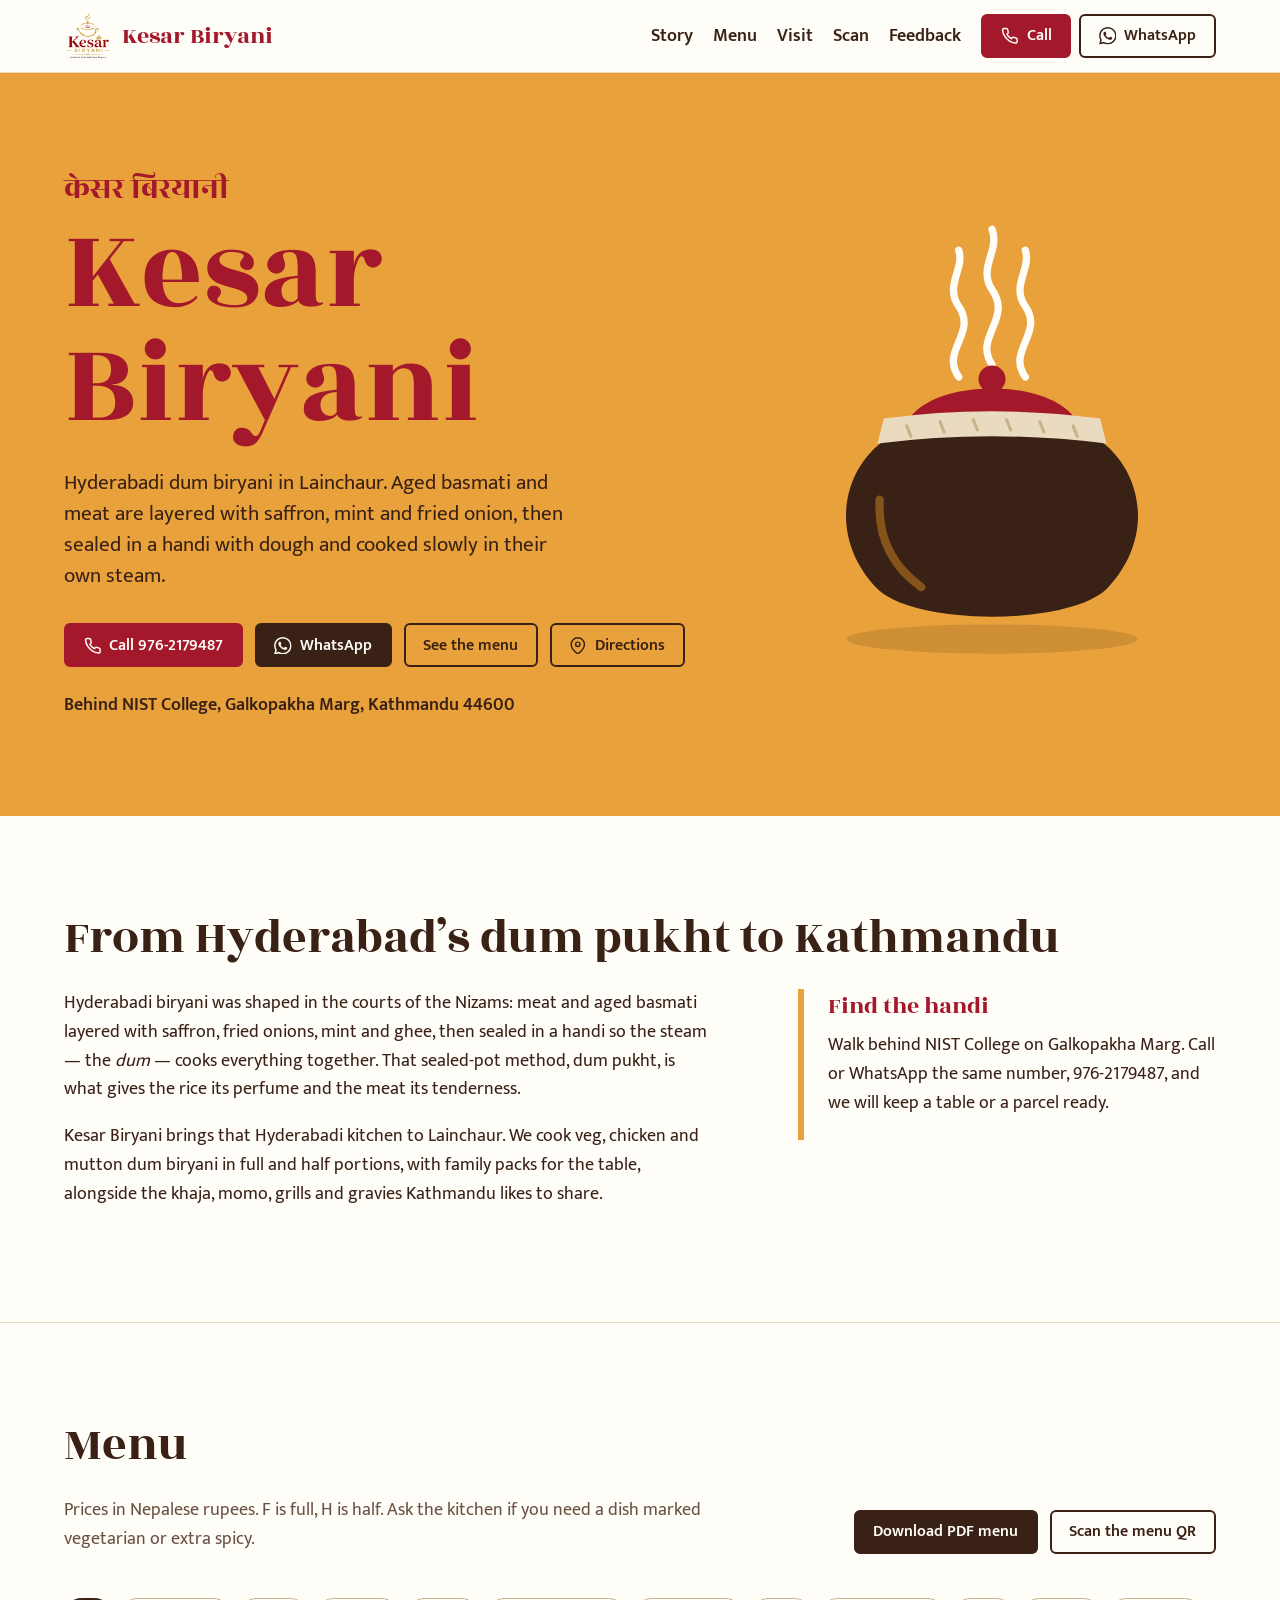
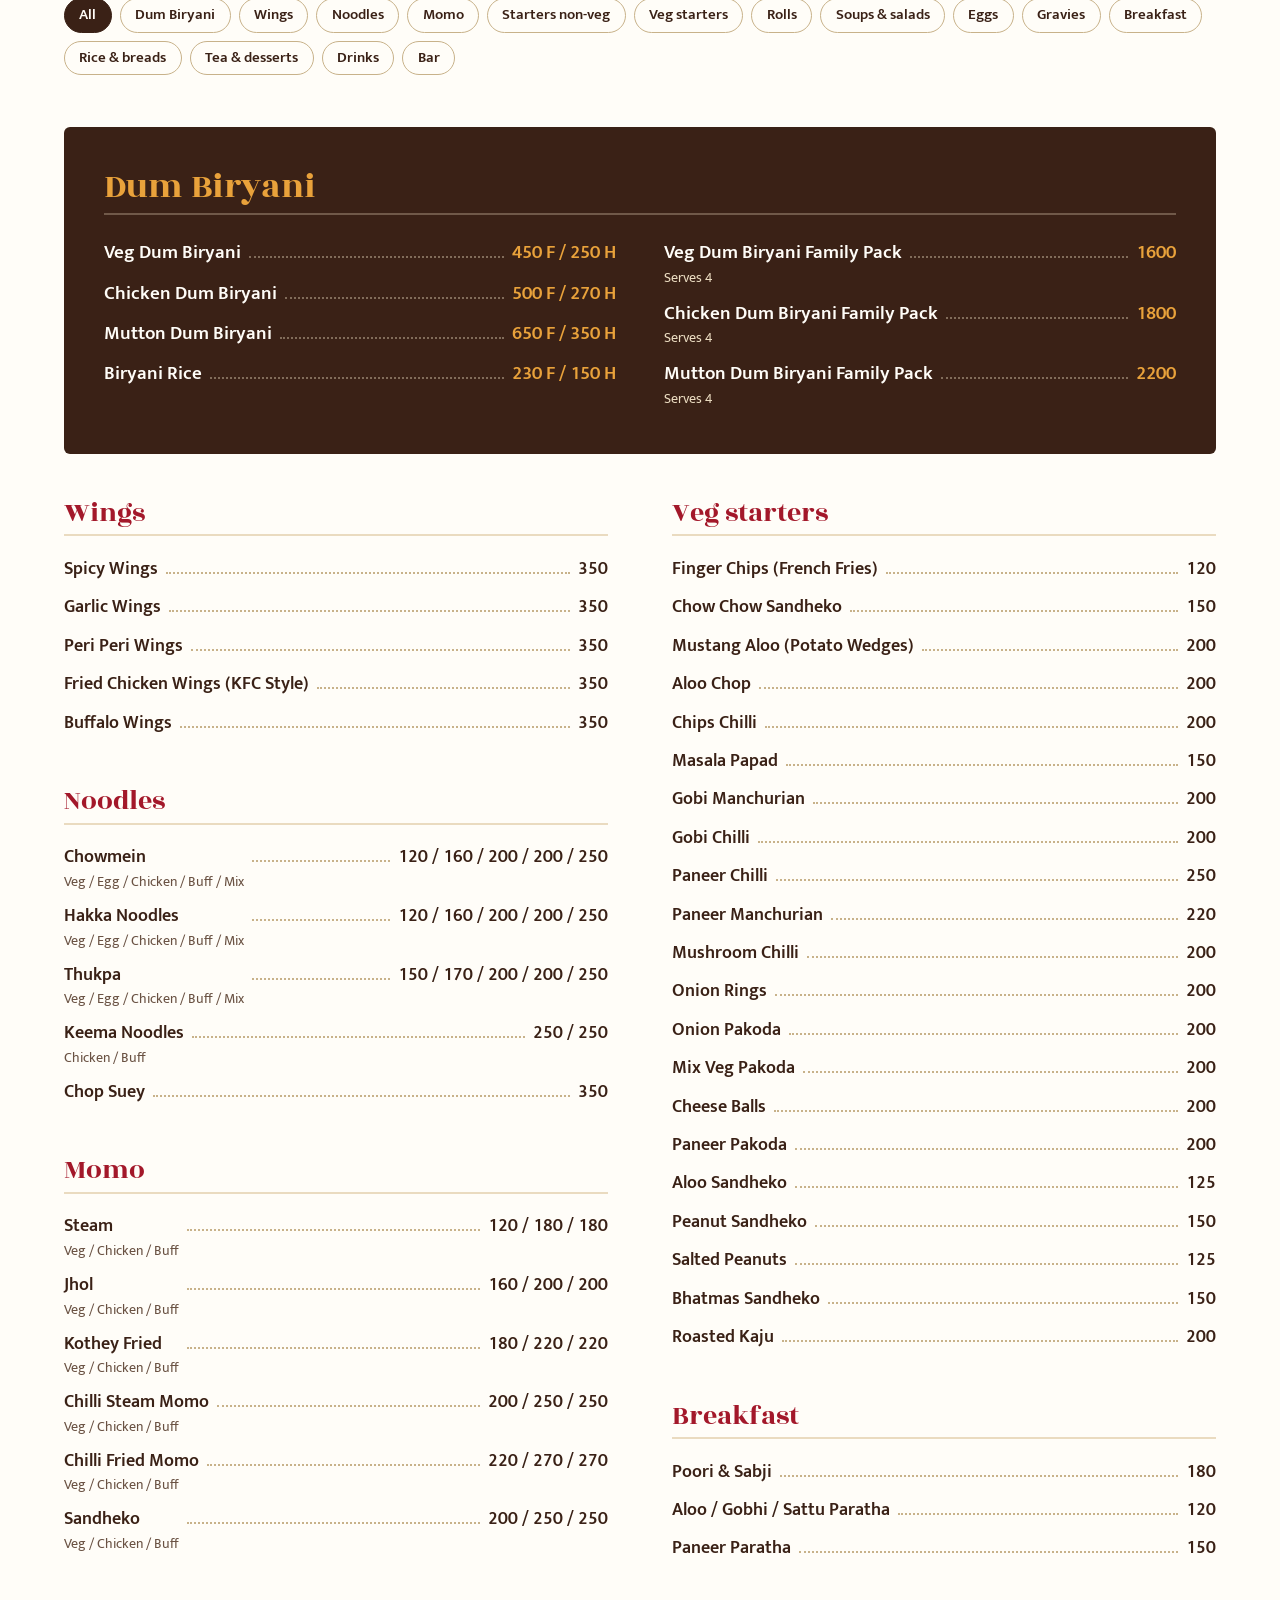
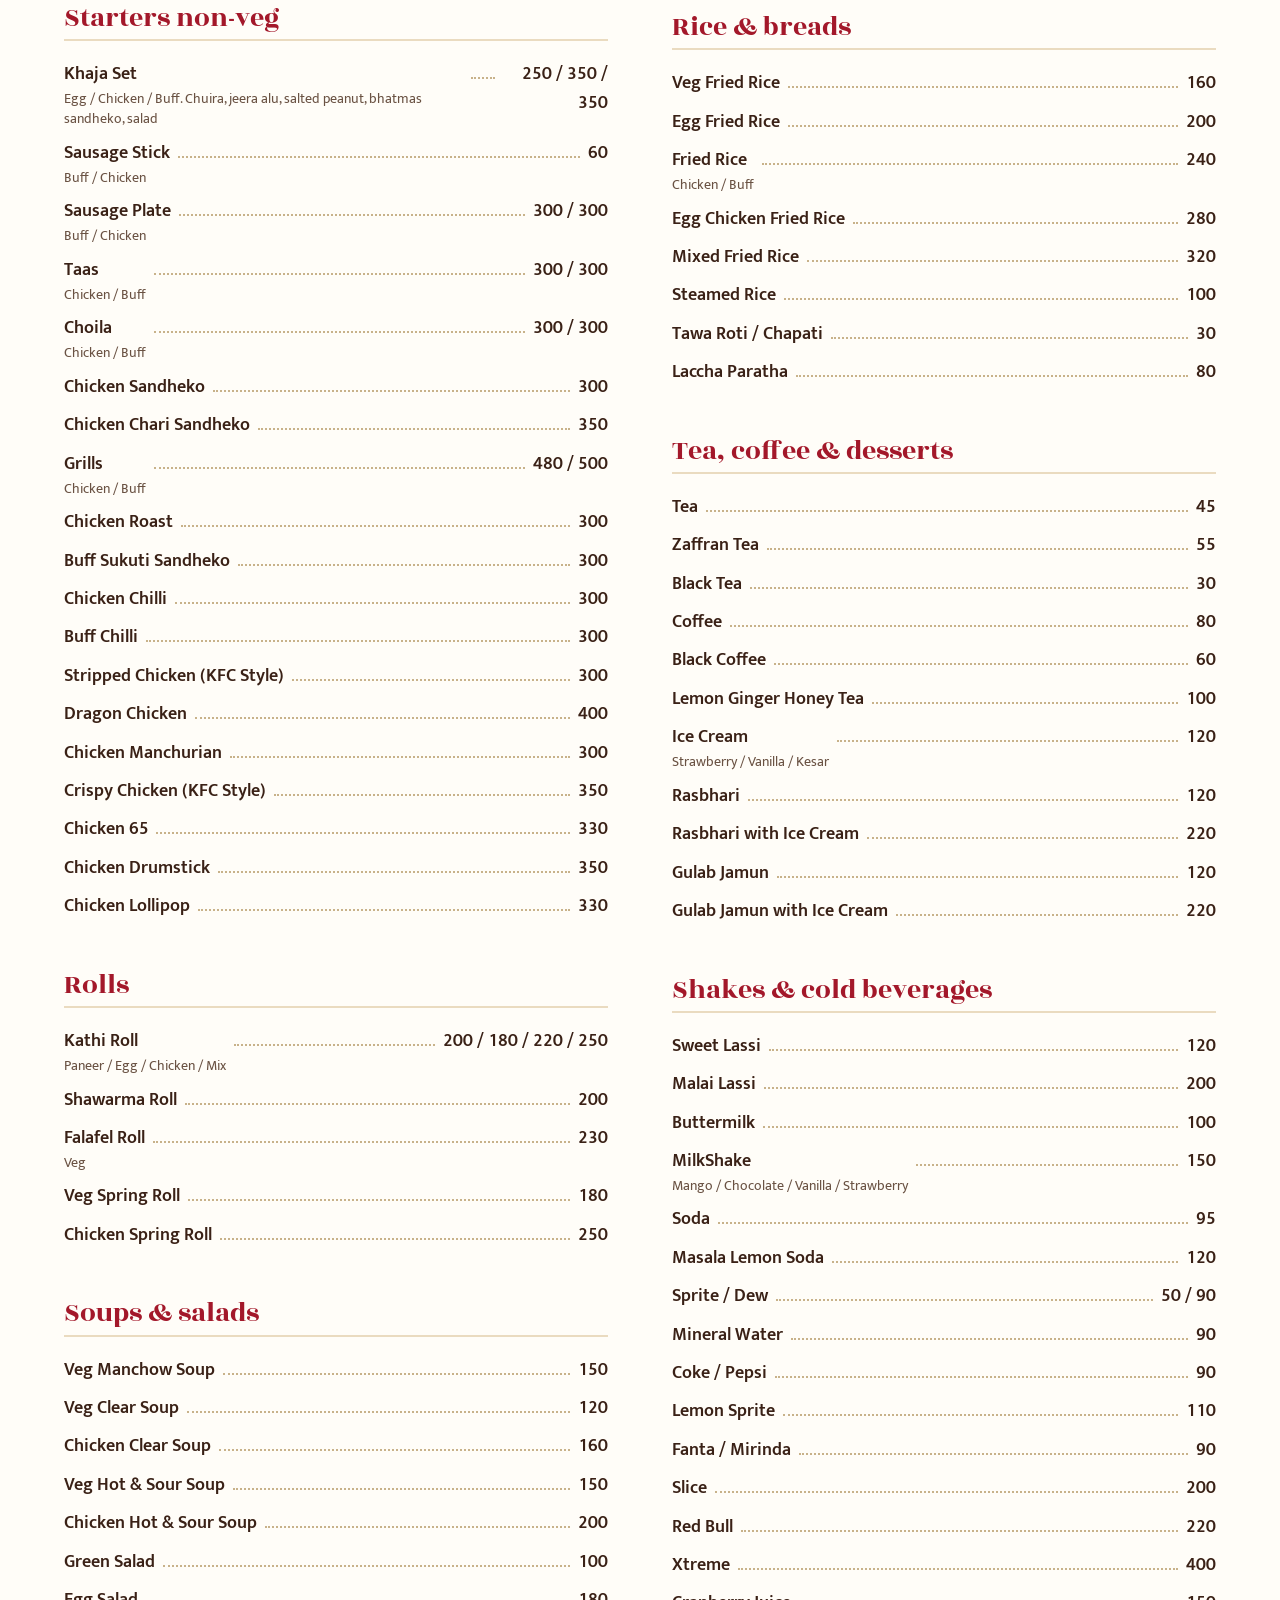
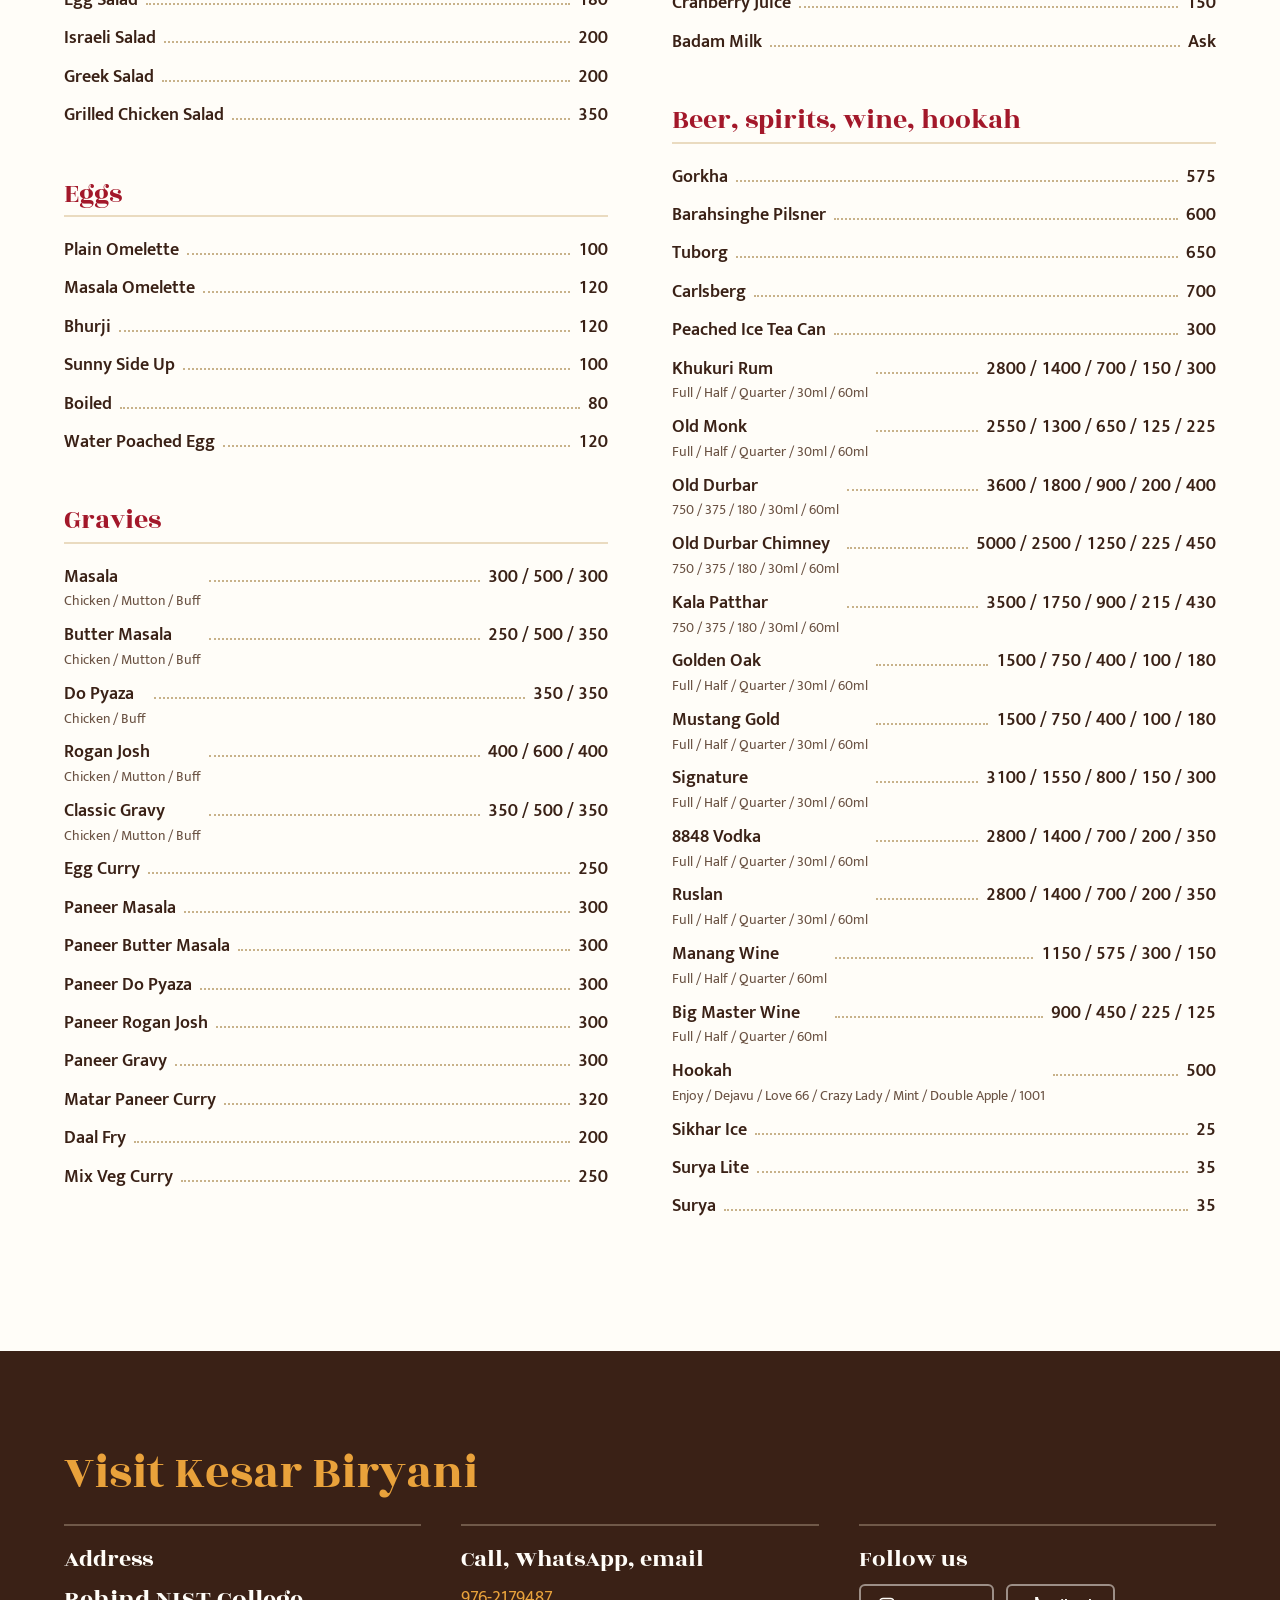
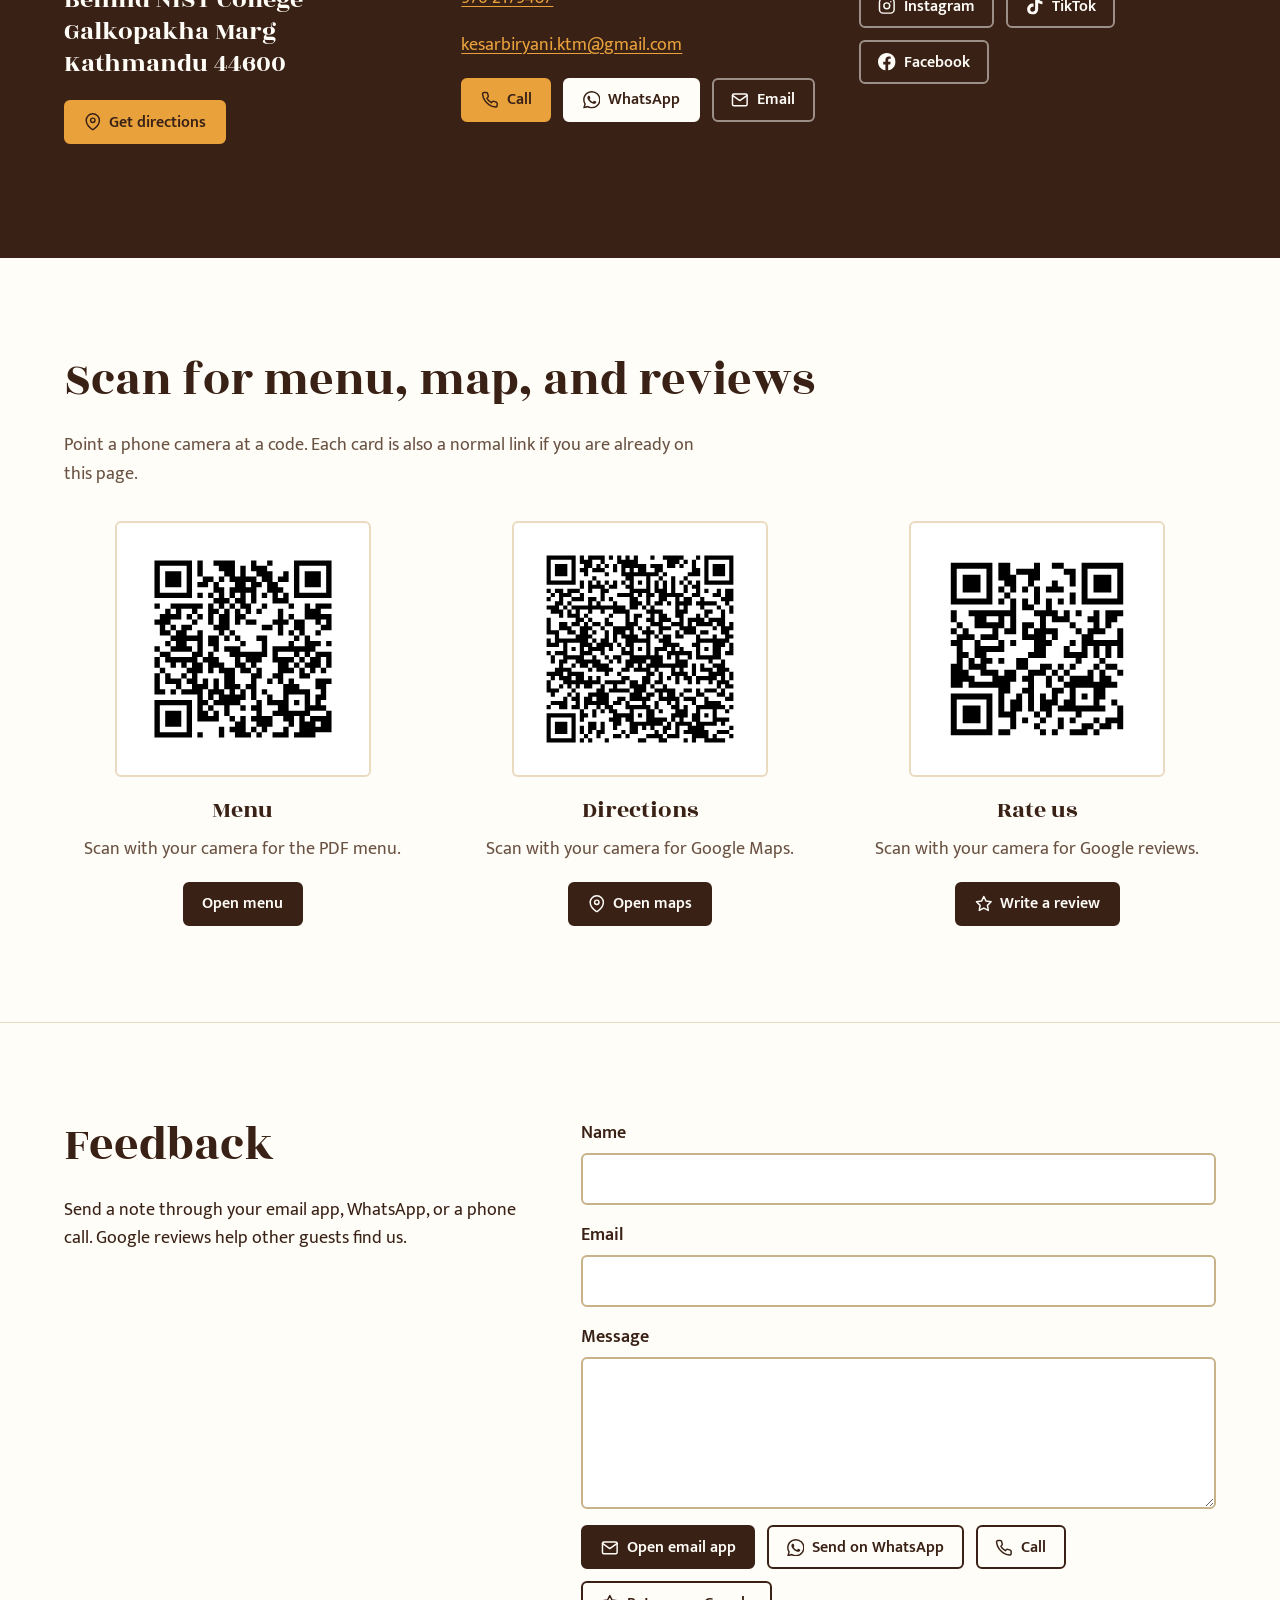
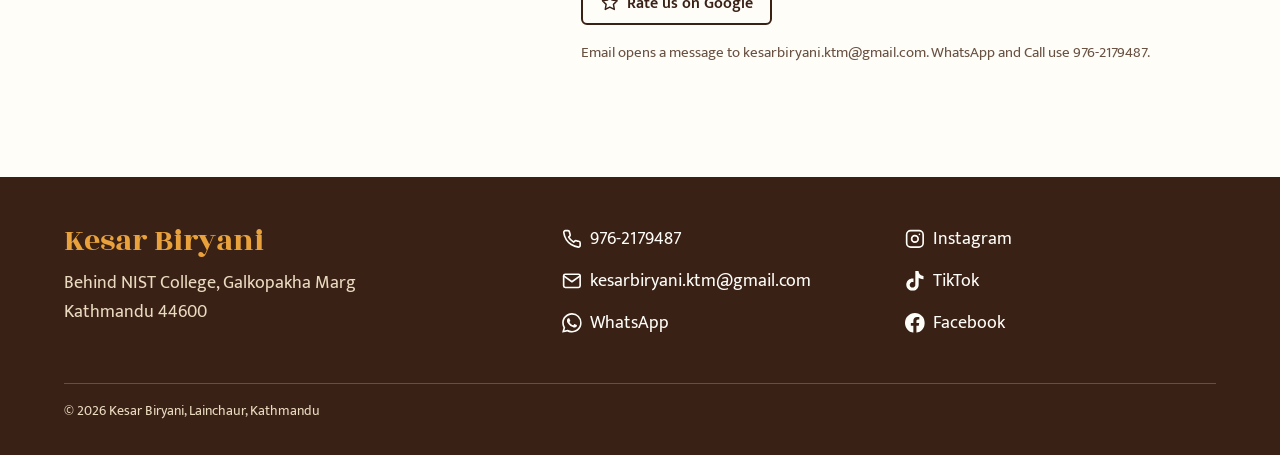
<file: index.html>
<!DOCTYPE html>
<html lang="en">
  <head>
    <meta charset="utf-8" />
    <meta name="viewport" content="width=device-width, initial-scale=1" />
    <title>Kesar Biryani | Authentic Hyderabadi Dum Biryani in Kathmandu</title>
    <meta
      name="description"
      content="Kesar Biryani serves authentic Hyderabadi dum biryani in Lainchaur, Kathmandu — behind NIST College on Galkopakha Marg. Chicken, mutton and veg dum biryani, family packs, and North Indian classics."
    />
    <meta
      name="keywords"
      content="Kesar Biryani, Kesar Biriyani, Hyderabadi dum biryani Kathmandu, biryani Lainchaur, biryani near NIST College, Galkopakha Marg restaurant, Kathmandu biryani"
    />
    <link rel="canonical" href="https://www.kesarbiriyani.com/" />
    <link rel="icon" href="favicon.svg" type="image/svg+xml" />
    <meta name="theme-color" content="#FFFDF8" />
    <meta name="robots" content="index, follow, max-image-preview:large" />
    <meta name="author" content="Kesar Biryani" />
    <meta name="geo.region" content="NP-P3" />
    <meta name="geo.placename" content="Lainchaur, Kathmandu" />
    <meta name="geo.position" content="27.7192;85.3185" />
    <meta name="ICBM" content="27.7192, 85.3185" />
    <meta property="og:type" content="restaurant" />
    <meta property="og:locale" content="en_NP" />
    <meta property="og:site_name" content="Kesar Biryani" />
    <meta property="og:url" content="https://www.kesarbiriyani.com/" />
    <meta property="og:title" content="Kesar Biryani | Hyderabadi Dum Biryani in Kathmandu" />
    <meta
      property="og:description"
      content="Authentic Hyderabadi dum biryani in Lainchaur, Kathmandu. Call, WhatsApp, or visit behind NIST College on Galkopakha Marg."
    />
    <meta property="og:image" content="https://www.kesarbiriyani.com/og-image.jpg" />
    <meta property="og:image:alt" content="Kesar Biryani dum pot with saffron rice" />
    <meta name="twitter:card" content="summary_large_image" />
    <meta name="twitter:title" content="Kesar Biryani | Hyderabadi Dum Biryani in Kathmandu" />
    <meta
      name="twitter:description"
      content="Authentic Hyderabadi dum biryani behind NIST College, Galkopakha Marg, Kathmandu."
    />
    <meta name="twitter:image" content="https://www.kesarbiriyani.com/og-image.jpg" />
    <link rel="preconnect" href="https://fonts.googleapis.com" />
    <link rel="preconnect" href="https://fonts.gstatic.com" crossorigin />
    <link
      href="https://fonts.googleapis.com/css2?family=Mukta:wght@400;600;700&family=Rozha+One&display=swap"
      rel="stylesheet"
    />
    <link rel="stylesheet" href="styles.css" />
    <script type="application/ld+json">
      {
        "@context": "https://schema.org",
        "@type": ["Restaurant", "FoodEstablishment"],
        "name": "Kesar Biryani",
        "alternateName": ["Kesar Biriyani", "Kesar Biryani Kathmandu"],
        "description": "Authentic Hyderabadi dum biryani restaurant in Lainchaur, Kathmandu.",
        "image": "https://www.kesarbiriyani.com/og-image.jpg",
        "url": "https://www.kesarbiriyani.com/",
        "telephone": "+9779762179487",
        "email": "kesarbiryani.ktm@gmail.com",
        "servesCuisine": ["Hyderabadi", "Indian", "Biryani", "Nepalese"],
        "priceRange": "$$",
        "address": {
          "@type": "PostalAddress",
          "streetAddress": "Behind NIST College, Galkopakha Marg",
          "addressLocality": "Kathmandu",
          "postalCode": "44600",
          "addressCountry": "NP"
        },
        "geo": {
          "@type": "GeoCoordinates",
          "latitude": 27.7192,
          "longitude": 85.3185
        },
        "hasMap": "https://www.google.com/maps/dir/?api=1&destination=Kesar+Biryani&destination_place_id=ChIJ75pHuTYZ6zkRHyAV6ChSUzQ",
        "identifier": {
          "@type": "PropertyValue",
          "name": "Google Place ID",
          "value": "ChIJ75pHuTYZ6zkRHyAV6ChSUzQ"
        },
        "sameAs": [
          "https://www.instagram.com/kesar.biriyani/",
          "https://www.tiktok.com/@kesarbiryani.ktm",
          "https://www.facebook.com/KesarBiryani.ktm/",
          "https://g.page/r/CR8gFegoUlM0EBM/review"
        ],
        "contactPoint": [
          {
            "@type": "ContactPoint",
            "telephone": "+9779762179487",
            "contactType": "reservations",
            "areaServed": "Kathmandu",
            "availableLanguage": ["en", "ne", "hi"]
          }
        ],
        "hasMenu": "https://omjayswal.github.io/kesarbiryani/KesarBiryani.pdf",
        "menu": {
          "@type": "Menu",
          "name": "Kesar Biryani Menu",
          "url": "https://omjayswal.github.io/kesarbiryani/KesarBiryani.pdf",
          "hasMenuSection": [
            {
              "@type": "MenuSection",
              "name": "Dum Biryani",
              "hasMenuItem": [
                {
                  "@type": "MenuItem",
                  "name": "Veg Dum Biryani",
                  "offers": { "@type": "Offer", "price": "450", "priceCurrency": "NPR" }
                },
                {
                  "@type": "MenuItem",
                  "name": "Chicken Dum Biryani",
                  "offers": { "@type": "Offer", "price": "500", "priceCurrency": "NPR" }
                },
                {
                  "@type": "MenuItem",
                  "name": "Mutton Dum Biryani",
                  "offers": { "@type": "Offer", "price": "650", "priceCurrency": "NPR" }
                }
              ]
            }
          ]
        }
      }
    </script>
  </head>
  <body>
    <svg xmlns="http://www.w3.org/2000/svg" style="display: none" aria-hidden="true">
      <symbol id="i-phone" viewBox="0 0 24 24"><path fill="none" stroke="currentColor" stroke-width="2" stroke-linecap="round" stroke-linejoin="round" d="M22 16.92v3a2 2 0 0 1-2.18 2 19.79 19.79 0 0 1-8.63-3.07 19.5 19.5 0 0 1-6-6 19.79 19.79 0 0 1-3.07-8.67A2 2 0 0 1 4.11 2h3a2 2 0 0 1 2 1.72 12.84 12.84 0 0 0 .7 2.81 2 2 0 0 1-.45 2.11L8.09 9.91a16 16 0 0 0 6 6l1.27-1.27a2 2 0 0 1 2.11-.45 12.84 12.84 0 0 0 2.81.7A2 2 0 0 1 22 16.92z"/></symbol>
      <symbol id="i-whatsapp" viewBox="0 0 24 24"><path fill="currentColor" d="M17.472 14.382c-.297-.149-1.758-.867-2.03-.967-.273-.099-.471-.148-.67.15-.197.297-.767.966-.94 1.164-.173.199-.347.223-.644.075-.297-.15-1.255-.463-2.39-1.475-.883-.788-1.48-1.761-1.653-2.059-.173-.297-.018-.458.13-.606.134-.133.298-.347.446-.52.149-.174.198-.298.298-.497.099-.198.05-.371-.025-.52-.075-.149-.669-1.612-.916-2.207-.242-.579-.487-.5-.669-.51-.173-.008-.371-.01-.57-.01-.198 0-.52.074-.792.372-.272.297-1.04 1.016-1.04 2.479 0 1.462 1.065 2.875 1.213 3.074.149.198 2.096 3.2 5.077 4.487.709.306 1.262.489 1.694.625.712.227 1.36.195 1.871.118.571-.085 1.758-.719 2.006-1.413.248-.694.248-1.289.173-1.413-.074-.124-.272-.198-.57-.347m-5.421 7.403h-.004a9.87 9.87 0 0 1-5.031-1.378l-.361-.214-3.741.982.998-3.648-.235-.374a9.86 9.86 0 0 1-1.51-5.26c.001-5.45 4.436-9.884 9.888-9.884 2.64 0 5.122 1.03 6.988 2.898a9.825 9.825 0 0 1 2.893 6.994c-.003 5.45-4.437 9.884-9.885 9.884m8.413-18.297A11.815 11.815 0 0 0 12.05 0C5.495 0 .16 5.335.157 11.892c0 2.096.547 4.142 1.588 5.945L.057 24l6.305-1.654a11.882 11.882 0 0 0 5.683 1.448h.005c6.554 0 11.89-5.335 11.893-11.893a11.821 11.821 0 0 0-3.48-8.413Z"/></symbol>
      <symbol id="i-mail" viewBox="0 0 24 24"><g fill="none" stroke="currentColor" stroke-width="2" stroke-linecap="round" stroke-linejoin="round"><rect x="2" y="4" width="20" height="16" rx="2"/><path d="m22 6-10 7L2 6"/></g></symbol>
      <symbol id="i-instagram" viewBox="0 0 24 24"><g fill="none" stroke="currentColor" stroke-width="2" stroke-linecap="round" stroke-linejoin="round"><rect x="2" y="2" width="20" height="20" rx="5"/><circle cx="12" cy="12" r="4"/><path d="M17.5 6.5h.01"/></g></symbol>
      <symbol id="i-tiktok" viewBox="0 0 24 24"><path fill="currentColor" d="M12.525.02c1.31-.02 2.61-.01 3.91-.02.08 1.53.63 3.09 1.75 4.17 1.12 1.11 2.7 1.62 4.24 1.79v4.03c-1.44-.05-2.89-.35-4.2-.97-.57-.26-1.1-.59-1.62-.93-.01 2.92.01 5.84-.02 8.75-.08 1.4-.54 2.79-1.35 3.94-1.31 1.92-3.58 3.17-5.91 3.21-1.43.08-2.86-.31-4.08-1.03-2.02-1.19-3.44-3.37-3.65-5.71-.02-.5-.03-1-.01-1.49.18-1.9 1.12-3.72 2.58-4.96 1.66-1.44 3.98-2.13 6.15-1.72.02 1.48-.04 2.96-.04 4.44-.99-.32-2.15-.23-3.02.37-.63.41-1.11 1.04-1.36 1.75-.21.51-.15 1.07-.14 1.61.24 1.64 1.82 3.02 3.5 2.87 1.12-.01 2.19-.66 2.77-1.61.19-.33.4-.67.41-1.06.1-1.79.06-3.57.07-5.36.01-4.03-.01-8.05.02-12.07z"/></symbol>
      <symbol id="i-facebook" viewBox="0 0 24 24"><path fill="currentColor" d="M24 12.073c0-6.627-5.373-12-12-12s-12 5.373-12 12c0 5.99 4.388 10.954 10.125 11.854v-8.385H7.078v-3.47h3.047V9.43c0-3.007 1.792-4.669 4.533-4.669 1.312 0 2.686.235 2.686.235v2.953H15.83c-1.491 0-1.956.925-1.956 1.874v2.25h3.328l-.532 3.47h-2.796v8.385C19.612 23.027 24 18.062 24 12.073z"/></symbol>
      <symbol id="i-pin" viewBox="0 0 24 24"><g fill="none" stroke="currentColor" stroke-width="2" stroke-linecap="round" stroke-linejoin="round"><path d="M21 10c0 7-9 13-9 13s-9-6-9-13a9 9 0 0 1 18 0z"/><circle cx="12" cy="10" r="3"/></g></symbol>
      <symbol id="i-star" viewBox="0 0 24 24"><path fill="none" stroke="currentColor" stroke-width="2" stroke-linecap="round" stroke-linejoin="round" d="M12 2l3.09 6.26L22 9.27l-5 4.87 1.18 6.88L12 17.77l-6.18 3.25L7 14.14 2 9.27l6.91-1.01L12 2z"/></symbol>
    </svg>
    <a class="skip-link" href="#main">Skip to content</a>
    <header class="site-header">
      <div class="wrap header-inner">
        <a class="wordmark brand" href="/"><img class="brand-logo" src="images/logo.png" alt="" width="56" height="56" />Kesar Biryani</a>
        <button class="nav-toggle" type="button" aria-expanded="false" aria-controls="site-nav">Menu</button>
        <nav id="site-nav" class="site-nav" aria-label="Primary">
          <a href="#story">Story</a>
          <a href="#menu">Menu</a>
          <a href="#visit">Visit</a>
          <a href="#scan">Scan</a>
          <a href="#feedback">Feedback</a>
          <span class="nav-cta">
            <a class="btn btn-primary" href="tel:+9779762179487"><svg class="icon" aria-hidden="true"><use href="#i-phone"/></svg>Call</a>
            <a class="btn btn-ghost" href="https://wa.me/9779762179487?text=Hello%20Kesar%20Biryani%2C%20I%27d%20like%20to%20enquire." rel="noopener noreferrer"><svg class="icon" aria-hidden="true"><use href="#i-whatsapp"/></svg>WhatsApp</a>
          </span>
        </nav>
      </div>
    </header>

    <main id="main">
      <section class="hero" id="home">
        <div class="wrap hero-inner">
          <div class="hero-copy">
            <p class="hero-devanagari" lang="ne">केसर बिरयानी</p>
            <h1>Kesar Biryani</h1>
            <p class="lede">
              Hyderabadi dum biryani in Lainchaur. Aged basmati and meat are layered with saffron, mint and fried onion, then sealed in a handi with dough and cooked slowly in their own steam.
            </p>
            <div class="cta-row">
              <a class="btn btn-primary" href="tel:+9779762179487"><svg class="icon" aria-hidden="true"><use href="#i-phone"/></svg>Call 976-2179487</a>
              <a class="btn" href="https://wa.me/9779762179487?text=Hello%20Kesar%20Biryani%2C%20I%27d%20like%20to%20enquire." rel="noopener noreferrer"><svg class="icon" aria-hidden="true"><use href="#i-whatsapp"/></svg>WhatsApp</a>
              <a class="btn btn-ghost" href="#menu">See the menu</a>
              <a class="btn btn-ghost" href="https://www.google.com/maps/dir/?api=1&destination=Kesar+Biryani&destination_place_id=ChIJ75pHuTYZ6zkRHyAV6ChSUzQ" rel="noopener noreferrer"><svg class="icon" aria-hidden="true"><use href="#i-pin"/></svg>Directions</a>
            </div>
            <p class="hero-meta">Behind NIST College, Galkopakha Marg, Kathmandu 44600</p>
          </div>
          <figure class="handi" aria-hidden="true">
            <svg viewBox="0 0 400 430" xmlns="http://www.w3.org/2000/svg" focusable="false">
              <g class="steam">
                <path d="M168 150 C150 125 186 108 168 82 C154 62 174 46 168 28"/>
                <path d="M200 138 C182 112 220 94 200 66 C186 45 208 28 200 8"/>
                <path d="M232 150 C214 125 250 108 232 82 C218 62 238 46 232 28"/>
              </g>
              <ellipse class="handi-shadow" cx="200" cy="402" rx="140" ry="14"/>
              <path class="handi-body" d="M104 206 C58 232 40 300 88 352 C122 390 278 390 312 352 C360 300 342 232 296 206 Z"/>
              <path class="handi-shine" d="M92 268 C90 304 104 332 132 352"/>
              <path class="handi-lid" d="M118 194 C140 150 260 150 282 194 Z"/>
              <circle class="handi-lid" cx="200" cy="152" r="13"/>
              <path class="handi-seal" d="M96 190 Q200 176 304 190 L310 214 Q200 200 90 214 Z"/>
              <path class="handi-pinch" d="M118 197 l4 10 M150 193 l4 10 M182 191 l4 10 M214 191 l4 10 M246 193 l4 10 M278 197 l4 10"/>
            </svg>
          </figure>
        </div>
      </section>

      <section class="story" id="story">
        <div class="wrap">
          <h2 class="section-title">From Hyderabad’s dum pukht to Kathmandu</h2>
          <div class="story-grid">
            <div>
              <p>
                Hyderabadi biryani was shaped in the courts of the Nizams: meat and aged basmati layered with saffron, fried onions, mint and ghee, then sealed in a handi so the steam — the <em>dum</em> — cooks everything together. That sealed-pot method, dum pukht, is what gives the rice its perfume and the meat its tenderness.
              </p>
              <p>
                Kesar Biryani brings that Hyderabadi kitchen to Lainchaur. We cook veg, chicken and mutton dum biryani in full and half portions, with family packs for the table, alongside the khaja, momo, grills and gravies Kathmandu likes to share.
              </p>
            </div>
            <aside class="story-card">
              <h3>Find the handi</h3>
              <p>
                Walk behind NIST College on Galkopakha Marg. Call or WhatsApp the same number, 976-2179487, and we will keep a table or a parcel ready.
              </p>
            </aside>
          </div>
        </div>
      </section>

      <section class="menu" id="menu">
        <div class="wrap">
          <div class="menu-intro">
            <div>
              <h2 class="section-title">Menu</h2>
          <p>Prices in Nepalese rupees. F is full, H is half. Ask the kitchen if you need a dish marked vegetarian or extra spicy.</p>
            </div>
            <div class="menu-actions">
            <a class="btn" href="https://omjayswal.github.io/kesarbiryani/KesarBiryani.pdf" rel="noopener noreferrer">Download PDF menu</a>
            <a class="btn btn-outline" href="#scan">Scan the menu QR</a>
          </div>
          </div>
          <div class="menu-toolbar" role="toolbar" aria-label="Menu categories">
            <button class="chip is-active" type="button" data-filter="all">All</button>
            <button class="chip" type="button" data-filter="biryani">Dum Biryani</button>
            <button class="chip" type="button" data-filter="wings">Wings</button>
            <button class="chip" type="button" data-filter="noodles">Noodles</button>
            <button class="chip" type="button" data-filter="momo">Momo</button>
            <button class="chip" type="button" data-filter="nonveg">Starters non-veg</button>
            <button class="chip" type="button" data-filter="veg">Veg starters</button>
            <button class="chip" type="button" data-filter="rolls">Rolls</button>
            <button class="chip" type="button" data-filter="soups">Soups &amp; salads</button>
            <button class="chip" type="button" data-filter="eggs">Eggs</button>
            <button class="chip" type="button" data-filter="gravies">Gravies</button>
            <button class="chip" type="button" data-filter="breakfast">Breakfast</button>
            <button class="chip" type="button" data-filter="rice">Rice &amp; breads</button>
            <button class="chip" type="button" data-filter="tea">Tea &amp; desserts</button>
            <button class="chip" type="button" data-filter="drinks">Drinks</button>
            <button class="chip" type="button" data-filter="bar">Bar</button>
          </div>

          <div class="menu-board">
          <article class="menu-section" data-category="biryani">
            <h3>Dum Biryani</h3>
            <ul class="menu-list">
              <li class="menu-item"><div><strong>Veg Dum Biryani</strong></div><span class="price">450 F / 250 H</span></li>
              <li class="menu-item"><div><strong>Chicken Dum Biryani</strong></div><span class="price">500 F / 270 H</span></li>
              <li class="menu-item"><div><strong>Mutton Dum Biryani</strong></div><span class="price">650 F / 350 H</span></li>
              <li class="menu-item"><div><strong>Biryani Rice</strong></div><span class="price">230 F / 150 H</span></li>
              <li class="menu-item"><div><strong>Veg Dum Biryani Family Pack</strong><p>Serves 4</p></div><span class="price">1600</span></li>
              <li class="menu-item"><div><strong>Chicken Dum Biryani Family Pack</strong><p>Serves 4</p></div><span class="price">1800</span></li>
              <li class="menu-item"><div><strong>Mutton Dum Biryani Family Pack</strong><p>Serves 4</p></div><span class="price">2200</span></li>
            </ul>
          </article>

          <article class="menu-section" data-category="wings">
            <h3>Wings</h3>
            <ul class="menu-list">
              <li class="menu-item"><div><strong>Spicy Wings</strong></div><span class="price">350</span></li>
              <li class="menu-item"><div><strong>Garlic Wings</strong></div><span class="price">350</span></li>
              <li class="menu-item"><div><strong>Peri Peri Wings</strong></div><span class="price">350</span></li>
              <li class="menu-item"><div><strong>Fried Chicken Wings (KFC Style)</strong></div><span class="price">350</span></li>
              <li class="menu-item"><div><strong>Buffalo Wings</strong></div><span class="price">350</span></li>
            </ul>
          </article>

          <article class="menu-section" data-category="noodles">
            <h3>Noodles</h3>
            <ul class="menu-list">
              <li class="menu-item"><div><strong>Chowmein</strong><p>Veg / Egg / Chicken / Buff / Mix</p></div><span class="price">120 / 160 / 200 / 200 / 250</span></li>
              <li class="menu-item"><div><strong>Hakka Noodles</strong><p>Veg / Egg / Chicken / Buff / Mix</p></div><span class="price">120 / 160 / 200 / 200 / 250</span></li>
              <li class="menu-item"><div><strong>Thukpa</strong><p>Veg / Egg / Chicken / Buff / Mix</p></div><span class="price">150 / 170 / 200 / 200 / 250</span></li>
              <li class="menu-item"><div><strong>Keema Noodles</strong><p>Chicken / Buff</p></div><span class="price">250 / 250</span></li>
              <li class="menu-item"><div><strong>Chop Suey</strong></div><span class="price">350</span></li>
            </ul>
          </article>

          <article class="menu-section" data-category="momo">
            <h3>Momo</h3>
            <ul class="menu-list">
              <li class="menu-item"><div><strong>Steam</strong><p>Veg / Chicken / Buff</p></div><span class="price">120 / 180 / 180</span></li>
              <li class="menu-item"><div><strong>Jhol</strong><p>Veg / Chicken / Buff</p></div><span class="price">160 / 200 / 200</span></li>
              <li class="menu-item"><div><strong>Kothey Fried</strong><p>Veg / Chicken / Buff</p></div><span class="price">180 / 220 / 220</span></li>
              <li class="menu-item"><div><strong>Chilli Steam Momo</strong><p>Veg / Chicken / Buff</p></div><span class="price">200 / 250 / 250</span></li>
              <li class="menu-item"><div><strong>Chilli Fried Momo</strong><p>Veg / Chicken / Buff</p></div><span class="price">220 / 270 / 270</span></li>
              <li class="menu-item"><div><strong>Sandheko</strong><p>Veg / Chicken / Buff</p></div><span class="price">200 / 250 / 250</span></li>
            </ul>
          </article>

          <article class="menu-section" data-category="nonveg">
            <h3>Starters non-veg</h3>
            <ul class="menu-list">
              <li class="menu-item"><div><strong>Khaja Set</strong><p>Egg / Chicken / Buff. Chuira, jeera alu, salted peanut, bhatmas sandheko, salad</p></div><span class="price">250 / 350 / 350</span></li>
              <li class="menu-item"><div><strong>Sausage Stick</strong><p>Buff / Chicken</p></div><span class="price">60</span></li>
              <li class="menu-item"><div><strong>Sausage Plate</strong><p>Buff / Chicken</p></div><span class="price">300 / 300</span></li>
              <li class="menu-item"><div><strong>Taas</strong><p>Chicken / Buff</p></div><span class="price">300 / 300</span></li>
              <li class="menu-item"><div><strong>Choila</strong><p>Chicken / Buff</p></div><span class="price">300 / 300</span></li>
              <li class="menu-item"><div><strong>Chicken Sandheko</strong></div><span class="price">300</span></li>
              <li class="menu-item"><div><strong>Chicken Chari Sandheko</strong></div><span class="price">350</span></li>
              <li class="menu-item"><div><strong>Grills</strong><p>Chicken / Buff</p></div><span class="price">480 / 500</span></li>
              <li class="menu-item"><div><strong>Chicken Roast</strong></div><span class="price">300</span></li>
              <li class="menu-item"><div><strong>Buff Sukuti Sandheko</strong></div><span class="price">300</span></li>
              <li class="menu-item"><div><strong>Chicken Chilli</strong></div><span class="price">300</span></li>
              <li class="menu-item"><div><strong>Buff Chilli</strong></div><span class="price">300</span></li>
              <li class="menu-item"><div><strong>Stripped Chicken (KFC Style)</strong></div><span class="price">300</span></li>
              <li class="menu-item"><div><strong>Dragon Chicken</strong></div><span class="price">400</span></li>
              <li class="menu-item"><div><strong>Chicken Manchurian</strong></div><span class="price">300</span></li>
              <li class="menu-item"><div><strong>Crispy Chicken (KFC Style)</strong></div><span class="price">350</span></li>
              <li class="menu-item"><div><strong>Chicken 65</strong></div><span class="price">330</span></li>
              <li class="menu-item"><div><strong>Chicken Drumstick</strong></div><span class="price">350</span></li>
              <li class="menu-item"><div><strong>Chicken Lollipop</strong></div><span class="price">330</span></li>
            </ul>
          </article>

          <article class="menu-section" data-category="rolls">
            <h3>Rolls</h3>
            <ul class="menu-list">
              <li class="menu-item"><div><strong>Kathi Roll</strong><p>Paneer / Egg / Chicken / Mix</p></div><span class="price">200 / 180 / 220 / 250</span></li>
              <li class="menu-item"><div><strong>Shawarma Roll</strong></div><span class="price">200</span></li>
              <li class="menu-item"><div><strong>Falafel Roll</strong><p>Veg</p></div><span class="price">230</span></li>
              <li class="menu-item"><div><strong>Veg Spring Roll</strong></div><span class="price">180</span></li>
              <li class="menu-item"><div><strong>Chicken Spring Roll</strong></div><span class="price">250</span></li>
            </ul>
          </article>

          <article class="menu-section" data-category="soups">
            <h3>Soups &amp; salads</h3>
            <ul class="menu-list">
              <li class="menu-item"><div><strong>Veg Manchow Soup</strong></div><span class="price">150</span></li>
              <li class="menu-item"><div><strong>Veg Clear Soup</strong></div><span class="price">120</span></li>
              <li class="menu-item"><div><strong>Chicken Clear Soup</strong></div><span class="price">160</span></li>
              <li class="menu-item"><div><strong>Veg Hot &amp; Sour Soup</strong></div><span class="price">150</span></li>
              <li class="menu-item"><div><strong>Chicken Hot &amp; Sour Soup</strong></div><span class="price">200</span></li>
              <li class="menu-item"><div><strong>Green Salad</strong></div><span class="price">100</span></li>
              <li class="menu-item"><div><strong>Egg Salad</strong></div><span class="price">180</span></li>
              <li class="menu-item"><div><strong>Israeli Salad</strong></div><span class="price">200</span></li>
              <li class="menu-item"><div><strong>Greek Salad</strong></div><span class="price">200</span></li>
              <li class="menu-item"><div><strong>Grilled Chicken Salad</strong></div><span class="price">350</span></li>
            </ul>
          </article>

          <article class="menu-section" data-category="eggs">
            <h3>Eggs</h3>
            <ul class="menu-list">
              <li class="menu-item"><div><strong>Plain Omelette</strong></div><span class="price">100</span></li>
              <li class="menu-item"><div><strong>Masala Omelette</strong></div><span class="price">120</span></li>
              <li class="menu-item"><div><strong>Bhurji</strong></div><span class="price">120</span></li>
              <li class="menu-item"><div><strong>Sunny Side Up</strong></div><span class="price">100</span></li>
              <li class="menu-item"><div><strong>Boiled</strong></div><span class="price">80</span></li>
              <li class="menu-item"><div><strong>Water Poached Egg</strong></div><span class="price">120</span></li>
            </ul>
          </article>

          <article class="menu-section" data-category="gravies">
            <h3>Gravies</h3>
            <ul class="menu-list">
              <li class="menu-item"><div><strong>Masala</strong><p>Chicken / Mutton / Buff</p></div><span class="price">300 / 500 / 300</span></li>
              <li class="menu-item"><div><strong>Butter Masala</strong><p>Chicken / Mutton / Buff</p></div><span class="price">250 / 500 / 350</span></li>
              <li class="menu-item"><div><strong>Do Pyaza</strong><p>Chicken / Buff</p></div><span class="price">350 / 350</span></li>
              <li class="menu-item"><div><strong>Rogan Josh</strong><p>Chicken / Mutton / Buff</p></div><span class="price">400 / 600 / 400</span></li>
              <li class="menu-item"><div><strong>Classic Gravy</strong><p>Chicken / Mutton / Buff</p></div><span class="price">350 / 500 / 350</span></li>
              <li class="menu-item"><div><strong>Egg Curry</strong></div><span class="price">250</span></li>
              <li class="menu-item"><div><strong>Paneer Masala</strong></div><span class="price">300</span></li>
              <li class="menu-item"><div><strong>Paneer Butter Masala</strong></div><span class="price">300</span></li>
              <li class="menu-item"><div><strong>Paneer Do Pyaza</strong></div><span class="price">300</span></li>
              <li class="menu-item"><div><strong>Paneer Rogan Josh</strong></div><span class="price">300</span></li>
              <li class="menu-item"><div><strong>Paneer Gravy</strong></div><span class="price">300</span></li>
              <li class="menu-item"><div><strong>Matar Paneer Curry</strong></div><span class="price">320</span></li>
              <li class="menu-item"><div><strong>Daal Fry</strong></div><span class="price">200</span></li>
              <li class="menu-item"><div><strong>Mix Veg Curry</strong></div><span class="price">250</span></li>
            </ul>
          </article>

          <article class="menu-section" data-category="veg">
            <h3>Veg starters</h3>
            <ul class="menu-list">
              <li class="menu-item"><div><strong>Finger Chips (French Fries)</strong></div><span class="price">120</span></li>
              <li class="menu-item"><div><strong>Chow Chow Sandheko</strong></div><span class="price">150</span></li>
              <li class="menu-item"><div><strong>Mustang Aloo (Potato Wedges)</strong></div><span class="price">200</span></li>
              <li class="menu-item"><div><strong>Aloo Chop</strong></div><span class="price">200</span></li>
              <li class="menu-item"><div><strong>Chips Chilli</strong></div><span class="price">200</span></li>
              <li class="menu-item"><div><strong>Masala Papad</strong></div><span class="price">150</span></li>
              <li class="menu-item"><div><strong>Gobi Manchurian</strong></div><span class="price">200</span></li>
              <li class="menu-item"><div><strong>Gobi Chilli</strong></div><span class="price">200</span></li>
              <li class="menu-item"><div><strong>Paneer Chilli</strong></div><span class="price">250</span></li>
              <li class="menu-item"><div><strong>Paneer Manchurian</strong></div><span class="price">220</span></li>
              <li class="menu-item"><div><strong>Mushroom Chilli</strong></div><span class="price">200</span></li>
              <li class="menu-item"><div><strong>Onion Rings</strong></div><span class="price">200</span></li>
              <li class="menu-item"><div><strong>Onion Pakoda</strong></div><span class="price">200</span></li>
              <li class="menu-item"><div><strong>Mix Veg Pakoda</strong></div><span class="price">200</span></li>
              <li class="menu-item"><div><strong>Cheese Balls</strong></div><span class="price">200</span></li>
              <li class="menu-item"><div><strong>Paneer Pakoda</strong></div><span class="price">200</span></li>
              <li class="menu-item"><div><strong>Aloo Sandheko</strong></div><span class="price">125</span></li>
              <li class="menu-item"><div><strong>Peanut Sandheko</strong></div><span class="price">150</span></li>
              <li class="menu-item"><div><strong>Salted Peanuts</strong></div><span class="price">125</span></li>
              <li class="menu-item"><div><strong>Bhatmas Sandheko</strong></div><span class="price">150</span></li>
              <li class="menu-item"><div><strong>Roasted Kaju</strong></div><span class="price">200</span></li>
            </ul>
          </article>

          <article class="menu-section" data-category="breakfast">
            <h3>Breakfast</h3>
            <ul class="menu-list">
              <li class="menu-item"><div><strong>Poori &amp; Sabji</strong></div><span class="price">180</span></li>
              <li class="menu-item"><div><strong>Aloo / Gobhi / Sattu Paratha</strong></div><span class="price">120</span></li>
              <li class="menu-item"><div><strong>Paneer Paratha</strong></div><span class="price">150</span></li>
            </ul>
          </article>

          <article class="menu-section" data-category="rice">
            <h3>Rice &amp; breads</h3>
            <ul class="menu-list">
              <li class="menu-item"><div><strong>Veg Fried Rice</strong></div><span class="price">160</span></li>
              <li class="menu-item"><div><strong>Egg Fried Rice</strong></div><span class="price">200</span></li>
              <li class="menu-item"><div><strong>Fried Rice</strong><p>Chicken / Buff</p></div><span class="price">240</span></li>
              <li class="menu-item"><div><strong>Egg Chicken Fried Rice</strong></div><span class="price">280</span></li>
              <li class="menu-item"><div><strong>Mixed Fried Rice</strong></div><span class="price">320</span></li>
              <li class="menu-item"><div><strong>Steamed Rice</strong></div><span class="price">100</span></li>
              <li class="menu-item"><div><strong>Tawa Roti / Chapati</strong></div><span class="price">30</span></li>
              <li class="menu-item"><div><strong>Laccha Paratha</strong></div><span class="price">80</span></li>
            </ul>
          </article>

          <article class="menu-section" data-category="tea">
            <h3>Tea, coffee &amp; desserts</h3>
            <ul class="menu-list">
              <li class="menu-item"><div><strong>Tea</strong></div><span class="price">45</span></li>
              <li class="menu-item"><div><strong>Zaffran Tea</strong></div><span class="price">55</span></li>
              <li class="menu-item"><div><strong>Black Tea</strong></div><span class="price">30</span></li>
              <li class="menu-item"><div><strong>Coffee</strong></div><span class="price">80</span></li>
              <li class="menu-item"><div><strong>Black Coffee</strong></div><span class="price">60</span></li>
              <li class="menu-item"><div><strong>Lemon Ginger Honey Tea</strong></div><span class="price">100</span></li>
              <li class="menu-item"><div><strong>Ice Cream</strong><p>Strawberry / Vanilla / Kesar</p></div><span class="price">120</span></li>
              <li class="menu-item"><div><strong>Rasbhari</strong></div><span class="price">120</span></li>
              <li class="menu-item"><div><strong>Rasbhari with Ice Cream</strong></div><span class="price">220</span></li>
              <li class="menu-item"><div><strong>Gulab Jamun</strong></div><span class="price">120</span></li>
              <li class="menu-item"><div><strong>Gulab Jamun with Ice Cream</strong></div><span class="price">220</span></li>
            </ul>
          </article>

          <article class="menu-section" data-category="drinks">
            <h3>Shakes &amp; cold beverages</h3>
            <ul class="menu-list">
              <li class="menu-item"><div><strong>Sweet Lassi</strong></div><span class="price">120</span></li>
              <li class="menu-item"><div><strong>Malai Lassi</strong></div><span class="price">200</span></li>
              <li class="menu-item"><div><strong>Buttermilk</strong></div><span class="price">100</span></li>
              <li class="menu-item"><div><strong>MilkShake</strong><p>Mango / Chocolate / Vanilla / Strawberry</p></div><span class="price">150</span></li>
              <li class="menu-item"><div><strong>Soda</strong></div><span class="price">95</span></li>
              <li class="menu-item"><div><strong>Masala Lemon Soda</strong></div><span class="price">120</span></li>
              <li class="menu-item"><div><strong>Sprite / Dew</strong></div><span class="price">50 / 90</span></li>
              <li class="menu-item"><div><strong>Mineral Water</strong></div><span class="price">90</span></li>
              <li class="menu-item"><div><strong>Coke / Pepsi</strong></div><span class="price">90</span></li>
              <li class="menu-item"><div><strong>Lemon Sprite</strong></div><span class="price">110</span></li>
              <li class="menu-item"><div><strong>Fanta / Mirinda</strong></div><span class="price">90</span></li>
              <li class="menu-item"><div><strong>Slice</strong></div><span class="price">200</span></li>
              <li class="menu-item"><div><strong>Red Bull</strong></div><span class="price">220</span></li>
              <li class="menu-item"><div><strong>Xtreme</strong></div><span class="price">400</span></li>
              <li class="menu-item"><div><strong>Cranberry Juice</strong></div><span class="price">150</span></li>
              <li class="menu-item"><div><strong>Badam Milk</strong></div><span class="price">Ask</span></li>
            </ul>
          </article>

          <article class="menu-section" data-category="bar">
            <h3>Beer, spirits, wine, hookah</h3>
            <ul class="menu-list">
              <li class="menu-item"><div><strong>Gorkha</strong></div><span class="price">575</span></li>
              <li class="menu-item"><div><strong>Barahsinghe Pilsner</strong></div><span class="price">600</span></li>
              <li class="menu-item"><div><strong>Tuborg</strong></div><span class="price">650</span></li>
              <li class="menu-item"><div><strong>Carlsberg</strong></div><span class="price">700</span></li>
              <li class="menu-item"><div><strong>Peached Ice Tea Can</strong></div><span class="price">300</span></li>
              <li class="menu-item"><div><strong>Khukuri Rum</strong><p>Full / Half / Quarter / 30ml / 60ml</p></div><span class="price">2800 / 1400 / 700 / 150 / 300</span></li>
              <li class="menu-item"><div><strong>Old Monk</strong><p>Full / Half / Quarter / 30ml / 60ml</p></div><span class="price">2550 / 1300 / 650 / 125 / 225</span></li>
              <li class="menu-item"><div><strong>Old Durbar</strong><p>750 / 375 / 180 / 30ml / 60ml</p></div><span class="price">3600 / 1800 / 900 / 200 / 400</span></li>
              <li class="menu-item"><div><strong>Old Durbar Chimney</strong><p>750 / 375 / 180 / 30ml / 60ml</p></div><span class="price">5000 / 2500 / 1250 / 225 / 450</span></li>
              <li class="menu-item"><div><strong>Kala Patthar</strong><p>750 / 375 / 180 / 30ml / 60ml</p></div><span class="price">3500 / 1750 / 900 / 215 / 430</span></li>
              <li class="menu-item"><div><strong>Golden Oak</strong><p>Full / Half / Quarter / 30ml / 60ml</p></div><span class="price">1500 / 750 / 400 / 100 / 180</span></li>
              <li class="menu-item"><div><strong>Mustang Gold</strong><p>Full / Half / Quarter / 30ml / 60ml</p></div><span class="price">1500 / 750 / 400 / 100 / 180</span></li>
              <li class="menu-item"><div><strong>Signature</strong><p>Full / Half / Quarter / 30ml / 60ml</p></div><span class="price">3100 / 1550 / 800 / 150 / 300</span></li>
              <li class="menu-item"><div><strong>8848 Vodka</strong><p>Full / Half / Quarter / 30ml / 60ml</p></div><span class="price">2800 / 1400 / 700 / 200 / 350</span></li>
              <li class="menu-item"><div><strong>Ruslan</strong><p>Full / Half / Quarter / 30ml / 60ml</p></div><span class="price">2800 / 1400 / 700 / 200 / 350</span></li>
              <li class="menu-item"><div><strong>Manang Wine</strong><p>Full / Half / Quarter / 60ml</p></div><span class="price">1150 / 575 / 300 / 150</span></li>
              <li class="menu-item"><div><strong>Big Master Wine</strong><p>Full / Half / Quarter / 60ml</p></div><span class="price">900 / 450 / 225 / 125</span></li>
              <li class="menu-item"><div><strong>Hookah</strong><p>Enjoy / Dejavu / Love 66 / Crazy Lady / Mint / Double Apple / 1001</p></div><span class="price">500</span></li>
              <li class="menu-item"><div><strong>Sikhar Ice</strong></div><span class="price">25</span></li>
              <li class="menu-item"><div><strong>Surya Lite</strong></div><span class="price">35</span></li>
              <li class="menu-item"><div><strong>Surya</strong></div><span class="price">35</span></li>
            </ul>
          </article>
          </div>
        </div>
      </section>

      <section class="visit" id="visit">
        <div class="wrap">
          <h2 class="section-title">Visit Kesar Biryani</h2>
          <div class="card-grid">
            <article class="info-card">
              <h3>Address</h3>
              <address>
                Behind NIST College<br />
                Galkopakha Marg<br />
                Kathmandu 44600
              </address>
              <p>
                <a class="btn btn-primary" href="https://www.google.com/maps/dir/?api=1&destination=Kesar+Biryani&destination_place_id=ChIJ75pHuTYZ6zkRHyAV6ChSUzQ" rel="noopener noreferrer"><svg class="icon" aria-hidden="true"><use href="#i-pin"/></svg>Get directions</a>
              </p>
            </article>
            <article class="info-card">
              <h3>Call, WhatsApp, email</h3>
              <p><a href="tel:+9779762179487">976-2179487</a></p>
              <p><a href="mailto:kesarbiryani.ktm@gmail.com">kesarbiryani.ktm@gmail.com</a></p>
              <div class="cta-row" style="justify-content: flex-start">
                <a class="btn btn-primary" href="tel:+9779762179487"><svg class="icon" aria-hidden="true"><use href="#i-phone"/></svg>Call</a>
                <a class="btn" href="https://wa.me/9779762179487?text=Hello%20Kesar%20Biryani%2C%20I%27d%20like%20to%20enquire." rel="noopener noreferrer"><svg class="icon" aria-hidden="true"><use href="#i-whatsapp"/></svg>WhatsApp</a>
                <a class="btn btn-ghost" href="mailto:kesarbiryani.ktm@gmail.com?subject=Enquiry%20for%20Kesar%20Biryani"><svg class="icon" aria-hidden="true"><use href="#i-mail"/></svg>Email</a>
              </div>
            </article>
            <article class="info-card">
              <h3>Follow us</h3>
              <div class="socials">
                <a class="btn btn-ghost" href="https://www.instagram.com/kesar.biriyani/" rel="noopener noreferrer"><svg class="icon" aria-hidden="true"><use href="#i-instagram"/></svg>Instagram</a>
                <a class="btn btn-ghost" href="https://www.tiktok.com/@kesarbiryani.ktm" rel="noopener noreferrer"><svg class="icon" aria-hidden="true"><use href="#i-tiktok"/></svg>TikTok</a>
                <a class="btn btn-ghost" href="https://www.facebook.com/KesarBiryani.ktm/" rel="noopener noreferrer"><svg class="icon" aria-hidden="true"><use href="#i-facebook"/></svg>Facebook</a>
              </div>
            </article>
          </div>
        </div>
      </section>

      <section class="scan" id="scan">
        <div class="wrap">
          <h2 class="section-title">Scan for menu, map, and reviews</h2>
          <p>Point a phone camera at a code. Each card is also a normal link if you are already on this page.</p>
          <div class="qr-grid">
            <article class="qr-card">
              <div class="qr-frame">
                <img src="qr/menu.svg" alt="QR code that opens the Kesar Biryani PDF menu" width="220" height="220" />
              </div>
              <h3>Menu</h3>
              <p>Scan with your camera for the PDF menu.</p>
              <a class="btn" href="https://omjayswal.github.io/kesarbiryani/KesarBiryani.pdf" rel="noopener noreferrer">Open menu</a>
            </article>
            <article class="qr-card">
              <div class="qr-frame">
                <img src="qr/directions.svg" alt="QR code that opens Google Maps directions to Kesar Biryani" width="220" height="220" />
              </div>
              <h3>Directions</h3>
              <p>Scan with your camera for Google Maps.</p>
              <a class="btn" href="https://www.google.com/maps/dir/?api=1&destination=Kesar+Biryani&destination_place_id=ChIJ75pHuTYZ6zkRHyAV6ChSUzQ" rel="noopener noreferrer"><svg class="icon" aria-hidden="true"><use href="#i-pin"/></svg>Open maps</a>
            </article>
            <article class="qr-card">
              <div class="qr-frame">
                <img src="qr/reviews.svg" alt="QR code that opens the Google review page for Kesar Biryani" width="220" height="220" />
              </div>
              <h3>Rate us</h3>
              <p>Scan with your camera for Google reviews.</p>
              <a class="btn" href="https://g.page/r/CR8gFegoUlM0EBM/review" rel="noopener noreferrer"><svg class="icon" aria-hidden="true"><use href="#i-star"/></svg>Write a review</a>
            </article>
          </div>
        </div>
      </section>

      <section class="feedback" id="feedback">
        <div class="wrap">
          <div class="feedback-layout">
            <div class="feedback-intro">
              <h2 class="section-title">Feedback</h2>
          <p>Send a note through your email app, WhatsApp, or a phone call. Google reviews help other guests find us.</p>
            </div>
            <form class="form" id="feedback-form">
            <label>
              Name
              <input name="name" type="text" autocomplete="name" required />
            </label>
            <label>
              Email
              <input name="email" type="email" autocomplete="email" required />
            </label>
            <label>
              Message
              <textarea name="message" rows="5" required></textarea>
            </label>
            <div class="cta-row" style="justify-content: flex-start">
              <button class="btn" type="submit"><svg class="icon" aria-hidden="true"><use href="#i-mail"/></svg>Open email app</button>
              <button class="btn btn-outline" type="button" id="feedback-whatsapp"><svg class="icon" aria-hidden="true"><use href="#i-whatsapp"/></svg>Send on WhatsApp</button>
              <a class="btn btn-outline" href="tel:+9779762179487"><svg class="icon" aria-hidden="true"><use href="#i-phone"/></svg>Call</a>
              <a class="btn btn-outline" href="https://g.page/r/CR8gFegoUlM0EBM/review" rel="noopener noreferrer"><svg class="icon" aria-hidden="true"><use href="#i-star"/></svg>Rate us on Google</a>
            </div>
            <p class="form-note">Email opens a message to kesarbiryani.ktm@gmail.com. WhatsApp and Call use 976-2179487.</p>
          </form>
          </div>
        </div>
      </section>
    </main>

    <footer class="site-footer">
      <div class="wrap footer-grid">
        <div>
          <p class="wordmark">Kesar Biryani</p>
          <address>
            Behind NIST College, Galkopakha Marg<br />
            Kathmandu 44600
          </address>
        </div>
        <div>
          <p><a href="tel:+9779762179487"><svg class="icon" aria-hidden="true"><use href="#i-phone"/></svg>976-2179487</a></p>
          <p><a href="mailto:kesarbiryani.ktm@gmail.com"><svg class="icon" aria-hidden="true"><use href="#i-mail"/></svg>kesarbiryani.ktm@gmail.com</a></p>
          <p>
            <a href="https://wa.me/9779762179487?text=Hello%20Kesar%20Biryani%2C%20I%27d%20like%20to%20enquire." rel="noopener noreferrer"><svg class="icon" aria-hidden="true"><use href="#i-whatsapp"/></svg>WhatsApp</a>
          </p>
        </div>
        <div>
          <p><a href="https://www.instagram.com/kesar.biriyani/" rel="noopener noreferrer"><svg class="icon" aria-hidden="true"><use href="#i-instagram"/></svg>Instagram</a></p>
          <p><a href="https://www.tiktok.com/@kesarbiryani.ktm" rel="noopener noreferrer"><svg class="icon" aria-hidden="true"><use href="#i-tiktok"/></svg>TikTok</a></p>
          <p><a href="https://www.facebook.com/KesarBiryani.ktm/" rel="noopener noreferrer"><svg class="icon" aria-hidden="true"><use href="#i-facebook"/></svg>Facebook</a></p>
        </div>
      </div>
      <div class="wrap fineprint">
        <p>© <span id="year">2026</span> Kesar Biryani, Lainchaur, Kathmandu</p>
      </div>
    </footer>
    <script src="script.js"></script>
  </body>
</html>
</file>
<file: styles.css>
:root {
  --kesar: #e9a23b;
  --kesar-deep: #c47f1f;
  --lal: #a3182a;
  --lal-deep: #7e1120;
  --birista: #3a2116;
  --basmati: #fffdf8;
  --atta: #eadbc0;
  --atta-deep: #c8b28a;
  --ink-soft: #6a5243;
  --nav-h: 4.5rem;
  --display: "Rozha One", Georgia, serif;
  --body: "Mukta", "Segoe UI", sans-serif;
}

*,
*::before,
*::after {
  box-sizing: border-box;
}

[hidden] {
  display: none !important;
}

html {
  scroll-behavior: smooth;
  scroll-padding-top: calc(var(--nav-h) + 1rem);
}

body {
  margin: 0;
  color: var(--birista);
  background: var(--basmati);
  font-family: var(--body);
  font-size: 1.125rem;
  line-height: 1.6;
}

img {
  max-width: 100%;
  height: auto;
  display: block;
}

a {
  color: var(--lal);
  text-underline-offset: 0.18em;
}

a:hover {
  color: var(--lal-deep);
}

:focus-visible {
  outline: 3px solid var(--lal);
  outline-offset: 3px;
}

h1,
h2,
h3 {
  font-family: var(--display);
  font-weight: 400;
  line-height: 1.1;
  margin: 0 0 0.5em;
}

h2 {
  font-size: clamp(2.25rem, 5vw, 3rem);
}

h3 {
  font-size: 1.5rem;
}

p {
  margin: 0 0 1em;
  max-width: 65ch;
}

.skip-link {
  position: absolute;
  left: 1rem;
  top: -4rem;
  z-index: 100;
  padding: 0.5rem 1rem;
  background: var(--birista);
  color: var(--basmati);
}

.skip-link:focus {
  top: 1rem;
}

.wrap {
  width: min(72rem, 100% - 2rem);
  margin-inline: auto;
}

/* Header */

.site-header {
  position: sticky;
  top: 0;
  z-index: 50;
  background: var(--basmati);
  border-bottom: 1px solid var(--atta);
}

.header-inner {
  display: flex;
  align-items: center;
  justify-content: space-between;
  gap: 1rem;
  min-height: var(--nav-h);
}

.wordmark {
  margin: 0;
  font-family: var(--display);
  font-size: 1.5rem;
  line-height: 1;
  color: var(--lal);
  text-decoration: none;
}

.brand {
  display: inline-flex;
  align-items: center;
  gap: 0.6rem;
}

.brand-logo {
  width: 48px;
  height: 48px;
  object-fit: contain;
}

.nav-toggle {
  display: none;
  padding: 0.5rem 1rem;
  border: 2px solid var(--birista);
  border-radius: 6px;
  background: transparent;
  color: var(--birista);
  font: 600 1rem/1.2 var(--body);
  cursor: pointer;
}

.site-nav {
  display: flex;
  align-items: center;
  gap: 1.25rem;
}

.site-nav > a {
  color: var(--birista);
  font-weight: 600;
  text-decoration: none;
}

.site-nav > a:hover {
  color: var(--lal);
}

.nav-cta {
  display: flex;
  gap: 0.5rem;
}

/* Buttons */

.btn {
  display: inline-flex;
  align-items: center;
  gap: 0.5rem;
  padding: 0.65rem 1.1rem;
  border: 2px solid var(--birista);
  border-radius: 6px;
  background: var(--birista);
  color: var(--basmati);
  font: 600 1rem/1.2 var(--body);
  text-decoration: none;
  cursor: pointer;
}

.btn:hover {
  border-color: var(--lal-deep);
  background: var(--lal-deep);
  color: var(--basmati);
}

.btn-primary {
  border-color: var(--lal);
  background: var(--lal);
}

.btn-ghost,
.btn-outline {
  background: transparent;
  color: var(--birista);
}

.btn-ghost:hover,
.btn-outline:hover {
  border-color: var(--birista);
  background: var(--birista);
  color: var(--basmati);
}

.icon {
  flex: none;
  width: 1.1em;
  height: 1.1em;
}

.cta-row {
  display: flex;
  flex-wrap: wrap;
  gap: 0.75rem;
}

/* Hero: the one loud moment */

.hero {
  overflow: hidden;
  background: var(--kesar);
}

.hero-inner {
  display: grid;
  grid-template-columns: minmax(0, 1.2fr) minmax(0, 0.8fr);
  align-items: center;
  gap: 2rem;
  padding-block: clamp(3rem, 8vw, 6rem);
}

.hero-devanagari {
  margin: 0 0 0.25rem;
  font-family: var(--display);
  font-size: clamp(1.5rem, 3vw, 2rem);
  line-height: 1.3;
  color: var(--lal);
}

.hero h1 {
  margin: 0 0 1.5rem;
  font-size: clamp(3.5rem, 11vw, 7.5rem);
  line-height: 0.95;
  color: var(--lal);
}

.lede {
  max-width: 42ch;
  font-size: 1.3rem;
  line-height: 1.5;
}

.hero .cta-row {
  margin: 2rem 0 1.5rem;
}

.hero-meta {
  margin: 0;
  font-weight: 600;
}

.handi {
  margin: 0;
}

.handi svg {
  display: block;
  width: 100%;
  max-width: 26rem;
  height: auto;
  margin-inline: auto;
}

.handi-body {
  fill: var(--birista);
}

.handi-lid {
  fill: var(--lal);
}

.handi-seal {
  fill: var(--atta);
}

.handi-pinch {
  fill: none;
  stroke: var(--atta-deep);
  stroke-width: 3;
  stroke-linecap: round;
}

.handi-shine {
  fill: none;
  stroke: var(--kesar-deep);
  stroke-width: 8;
  stroke-linecap: round;
  opacity: 0.55;
}

.handi-shadow {
  fill: var(--birista);
  opacity: 0.15;
}

.steam path {
  fill: none;
  stroke: var(--basmati);
  stroke-width: 7;
  stroke-linecap: round;
  stroke-dasharray: 200;
  stroke-dashoffset: 200;
  animation: steam-rise 1.8s ease-out 0.3s forwards;
}

.steam path:nth-child(2) {
  animation-delay: 0.55s;
}

.steam path:nth-child(3) {
  animation-delay: 0.8s;
}

@keyframes steam-rise {
  to {
    stroke-dashoffset: 0;
  }
}

/* Story */

.story {
  padding-block: clamp(3.5rem, 8vw, 6rem);
}

.story-grid {
  display: grid;
  grid-template-columns: minmax(0, 1.6fr) minmax(0, 1fr);
  align-items: start;
  gap: clamp(2rem, 5vw, 4rem);
}

.story-card {
  padding: 0.25rem 0 0.25rem 1.5rem;
  border-left: 6px solid var(--kesar);
}

.story-card h3 {
  color: var(--lal);
}

/* Menu: printed menu card */

.menu {
  padding-block: clamp(3.5rem, 8vw, 6rem);
  border-top: 1px solid var(--atta);
}

.menu-intro {
  display: flex;
  flex-wrap: wrap;
  align-items: end;
  justify-content: space-between;
  gap: 1rem 2rem;
}

.menu-intro p {
  margin: 0;
  color: var(--ink-soft);
}

.menu-actions {
  display: flex;
  flex-wrap: wrap;
  gap: 0.75rem;
}

.menu-toolbar {
  position: sticky;
  top: var(--nav-h);
  z-index: 10;
  display: flex;
  flex-wrap: wrap;
  gap: 0.5rem;
  margin: 2rem 0 2.5rem;
  padding-block: 0.75rem;
  background: var(--basmati);
}

.chip {
  padding: 0.5rem 0.9rem;
  border: 1.5px solid var(--atta-deep);
  border-radius: 999px;
  background: transparent;
  color: var(--birista);
  font: 600 0.95rem/1.1 var(--body);
  white-space: nowrap;
  cursor: pointer;
}

.chip:hover {
  border-color: var(--birista);
}

.chip.is-active {
  border-color: var(--birista);
  background: var(--birista);
  color: var(--basmati);
}

.menu-board {
  columns: 2 26rem;
  column-gap: 4rem;
}

.menu-section {
  break-inside: avoid;
  margin-bottom: 2.75rem;
}

.menu-section h3 {
  padding-bottom: 0.35rem;
  border-bottom: 2px solid var(--atta);
  font-size: 1.75rem;
  color: var(--lal);
}

.menu-list {
  margin: 0;
  padding: 0;
  list-style: none;
}

.menu-item {
  display: flex;
  align-items: baseline;
  gap: 0.5rem;
  padding-block: 0.3rem;
  break-inside: avoid;
}

.menu-item > div {
  flex: 0 1 auto;
  min-width: 0;
}

.menu-item strong {
  font-weight: 600;
}

.menu-item p {
  margin: 0;
  font-size: 0.9rem;
  line-height: 1.4;
  color: var(--ink-soft);
}

.menu-item::after {
  content: "";
  order: 1;
  flex: 1 1 1.5rem;
  min-width: 1.5rem;
  border-bottom: 2px dotted var(--atta-deep);
}

.price {
  order: 2;
  flex: 0 1 auto;
  max-width: 55%;
  font-weight: 600;
  font-variant-numeric: lining-nums tabular-nums;
  text-align: right;
}

.menu-section[data-category="biryani"] {
  column-span: all;
  padding: clamp(1.5rem, 4vw, 2.5rem);
  border-radius: 6px;
  background: var(--birista);
  color: var(--basmati);
}

.menu-section[data-category="biryani"] h3 {
  border-color: rgba(234, 219, 192, 0.3);
  font-size: 2.25rem;
  color: var(--kesar);
}

.menu-section[data-category="biryani"] .menu-list {
  columns: 2 18rem;
  column-gap: 3rem;
}

.menu-section[data-category="biryani"] .menu-item {
  font-size: 1.2rem;
}

.menu-section[data-category="biryani"] .menu-item p {
  color: var(--atta);
}

.menu-section[data-category="biryani"] .menu-item::after {
  border-color: rgba(234, 219, 192, 0.4);
}

.menu-section[data-category="biryani"] .price {
  max-width: none;
  white-space: nowrap;
  color: var(--kesar);
}

/* Visit: dark band */

.visit {
  padding-block: clamp(3.5rem, 8vw, 6rem);
  background: var(--birista);
  color: var(--atta);
}

.visit h2 {
  color: var(--kesar);
}

.visit h3 {
  color: var(--basmati);
}

.visit a {
  color: var(--kesar);
}

.card-grid {
  display: grid;
  grid-template-columns: repeat(3, minmax(0, 1fr));
  gap: 2.5rem;
  margin-top: 1.5rem;
}

.info-card {
  padding-top: 1.25rem;
  border-top: 2px solid rgba(234, 219, 192, 0.3);
}

.info-card address {
  margin-bottom: 1.25rem;
  font-family: var(--display);
  font-size: 1.6rem;
  font-style: normal;
  line-height: 1.25;
  color: var(--basmati);
}

.socials {
  display: flex;
  flex-wrap: wrap;
  gap: 0.75rem;
}

.visit .btn {
  border-color: var(--basmati);
  background: var(--basmati);
  color: var(--birista);
}

.visit .btn-primary {
  border-color: var(--kesar);
  background: var(--kesar);
}

.visit .btn-ghost {
  border-color: rgba(255, 253, 248, 0.5);
  background: transparent;
  color: var(--basmati);
}

.visit .btn:hover {
  border-color: var(--kesar);
  background: var(--kesar);
  color: var(--birista);
}

.visit :focus-visible,
.site-footer :focus-visible {
  outline-color: var(--kesar);
}

/* Scan */

.scan {
  padding-block: clamp(3.5rem, 8vw, 6rem);
}

.scan > .wrap > p {
  color: var(--ink-soft);
}

.qr-grid {
  display: grid;
  grid-template-columns: repeat(auto-fit, minmax(min(100%, 15rem), 1fr));
  gap: 2.5rem;
  margin-top: 2rem;
}

.qr-card {
  text-align: center;
}

.qr-card p {
  margin-inline: auto;
  color: var(--ink-soft);
}

.qr-frame {
  width: fit-content;
  margin: 0 auto 1.25rem;
  padding: 1rem;
  border: 2px solid var(--atta);
  border-radius: 6px;
  background: #fff;
}

/* Feedback */

.feedback {
  padding-block: clamp(3.5rem, 8vw, 6rem);
  border-top: 1px solid var(--atta);
}

.feedback-layout {
  display: grid;
  grid-template-columns: minmax(0, 1fr) minmax(0, 1.4fr);
  align-items: start;
  gap: clamp(2rem, 5vw, 4rem);
}

.form {
  display: grid;
  gap: 1rem;
}

.form label {
  display: grid;
  gap: 0.35rem;
  font-weight: 600;
}

.form input,
.form textarea {
  padding: 0.7rem 0.85rem;
  border: 2px solid var(--atta-deep);
  border-radius: 6px;
  background: #fff;
  color: var(--birista);
  font: 400 1.05rem/1.5 var(--body);
}

.form input:focus-visible,
.form textarea:focus-visible {
  border-color: var(--birista);
  outline-offset: 1px;
}

.form-note {
  font-size: 0.95rem;
  color: var(--ink-soft);
}

/* Footer */

.site-footer {
  padding-block: 3rem 1.5rem;
  background: var(--birista);
  color: var(--atta);
}

.site-footer p {
  margin: 0 0 0.5rem;
}

.site-footer a {
  display: inline-flex;
  align-items: center;
  gap: 0.5rem;
  color: var(--basmati);
  text-decoration: none;
}

.site-footer a:hover {
  color: var(--kesar);
}

.site-footer .wordmark {
  margin-bottom: 0.75rem;
  font-size: 2rem;
  color: var(--kesar);
}

.site-footer address {
  font-style: normal;
}

.footer-grid {
  display: grid;
  grid-template-columns: 1.5fr 1fr 1fr;
  gap: 2rem;
}

.fineprint {
  margin-top: 2rem;
  padding-top: 1rem;
  border-top: 1px solid rgba(234, 219, 192, 0.25);
  font-size: 0.9rem;
}

/* Small screens */

@media (max-width: 860px) {
  .nav-toggle {
    display: inline-flex;
  }

  .site-nav {
    position: absolute;
    top: 100%;
    left: 0;
    right: 0;
    display: none;
    flex-direction: column;
    align-items: flex-start;
    gap: 1rem;
    padding: 1.25rem 1rem 1.5rem;
    border-bottom: 1px solid var(--atta);
    background: var(--basmati);
  }

  .site-nav.is-open {
    display: flex;
  }

  .hero-inner,
  .story-grid,
  .card-grid,
  .feedback-layout,
  .footer-grid {
    grid-template-columns: minmax(0, 1fr);
  }

  .handi {
    order: -1;
  }

  .handi svg {
    max-width: 12rem;
  }
}

@media (max-width: 600px) {
  .menu-toolbar {
    flex-wrap: nowrap;
    overflow-x: auto;
    margin-inline: -1rem;
    padding-inline: 1rem;
  }

  .hero .btn {
    flex: 1 1 auto;
    justify-content: center;
  }

  .menu-section[data-category="biryani"] .menu-item {
    font-size: 1.05rem;
  }
}

@media (prefers-reduced-motion: reduce) {
  html {
    scroll-behavior: auto;
  }

  .steam path {
    animation: none;
    stroke-dashoffset: 0;
  }
}
</file>
